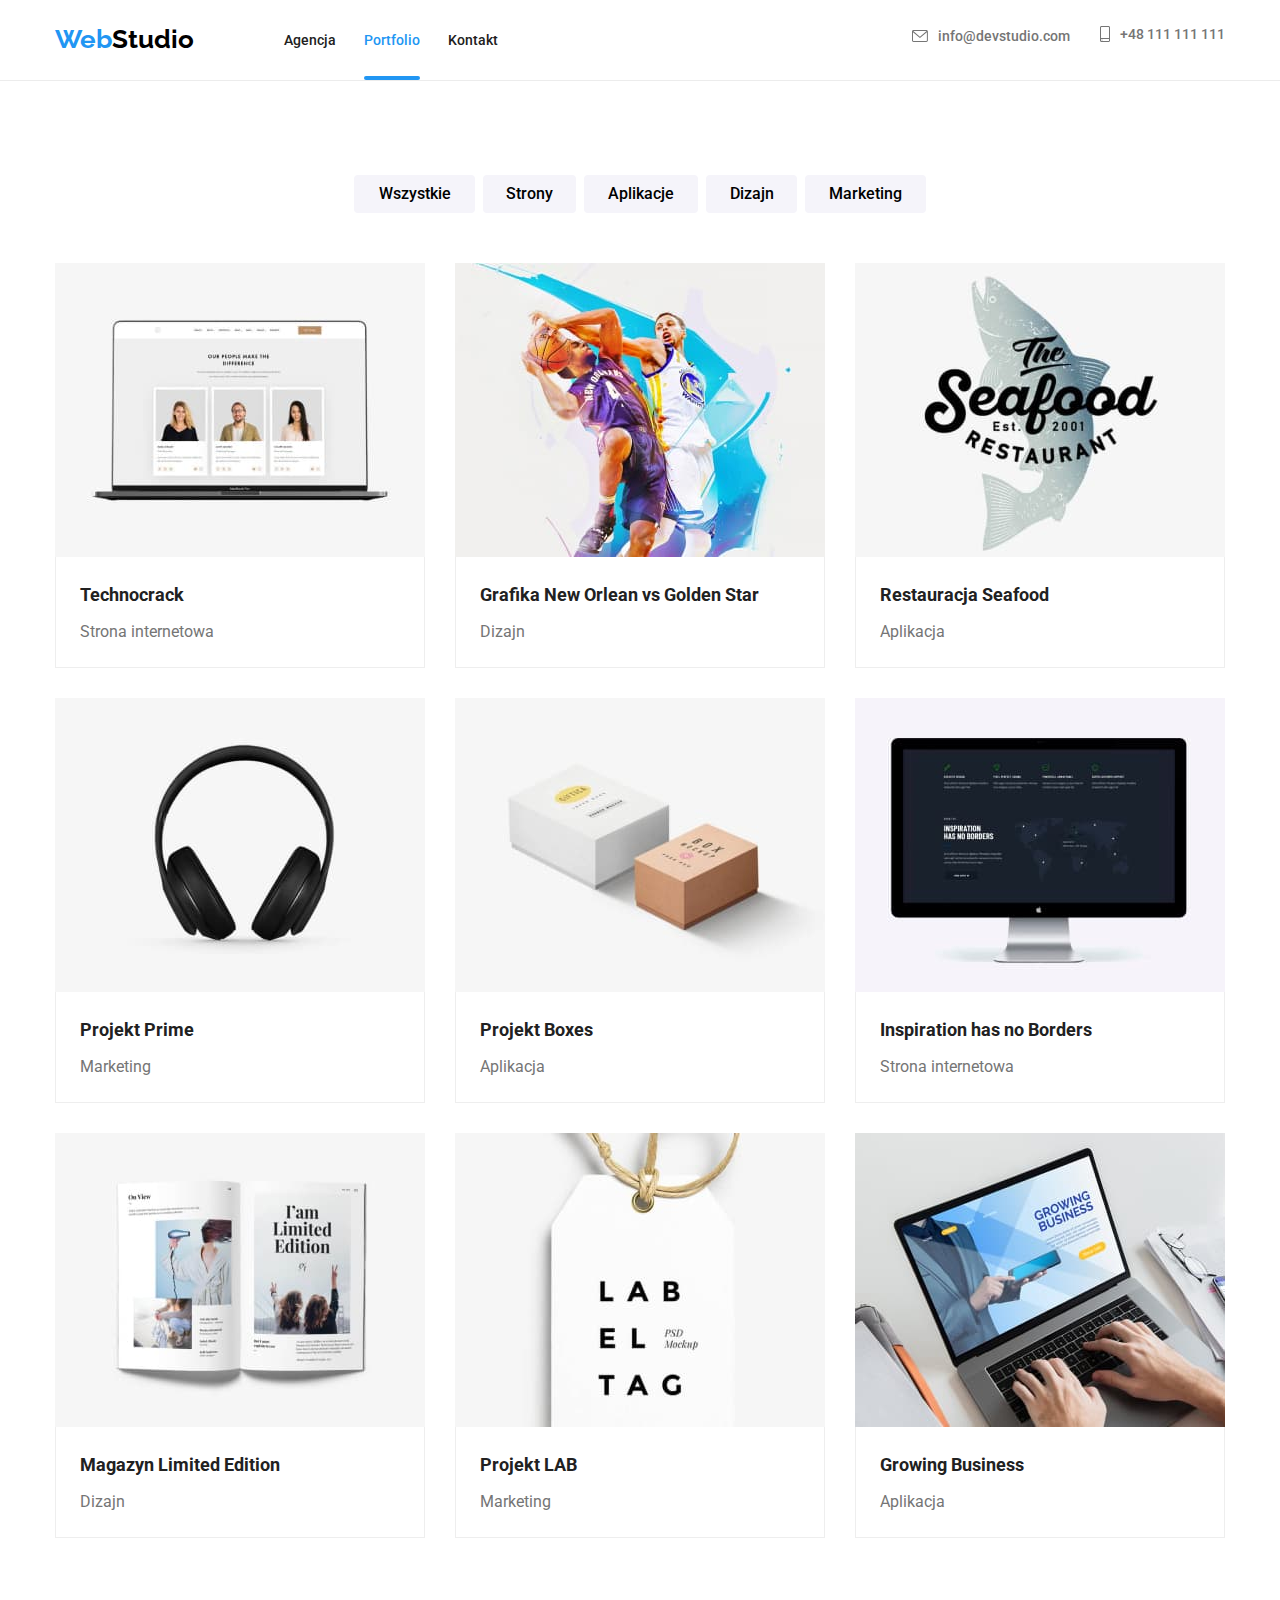
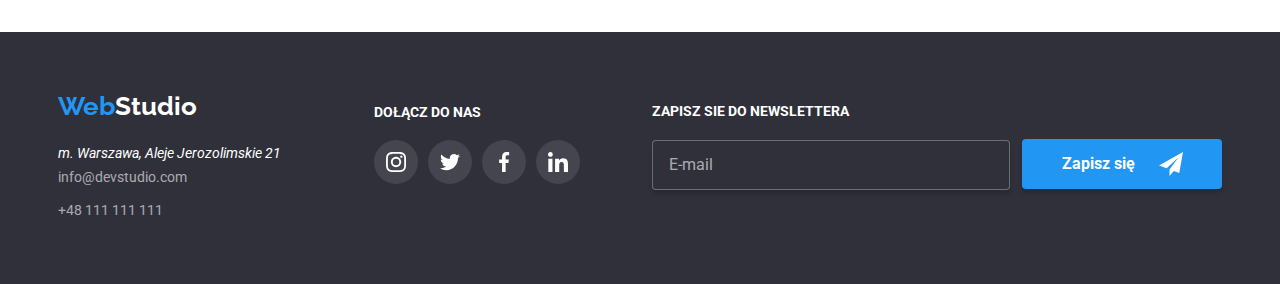
<file: portfolio.html>
<!DOCTYPE html>
<html lang="en">
  <head>
    <meta charset="UTF-8" />
    <meta http-equiv="X-UA-Compatible" content="IE=edge" />
    <meta name="viewport" content="width=device-width, initial-scale=1.0" />
    <link
      rel="stylesheet"
      href="https://cdnjs.cloudflare.com/ajax/libs/modern-normalize/1.1.0/modern-normalize.min.css"
    />
    <link rel="preconnect" href="https://fonts.googleapis.com" />
    <link rel="preconnect" href="https://fonts.gstatic.com" crossorigin />

    <link
      href="https://fonts.googleapis.com/css2?family=Raleway:wght@700&family=Roboto:wght@400;500;700;900&display=swap"
      rel="stylesheet"
    />
    <link rel="stylesheet" href="css/main.min.css" />
    <meta name="viewport" content="width=device-width, initial-scale=1.0" />
    <title>Portfolio</title>
  </head>
  <body>
    <header class="header-border">
      <div class="header container">
        <a href="index.html" class="logo">
          Web<span class="logo__studio-header">Studio</span>
        </a>
        <nav>
          <ul class="header__nav">
            <li>
              <a class="header__nav-item" href="index.html">Agencja</a>
            </li>
            <li>
              <a
                class="header__nav-item header__nav-item--active"
                href="portfolio.html"
                >Portfolio</a
              >
            </li>
            <li><a class="header__nav-item" href="kontakt.html">Kontakt</a></li>
          </ul>
        </nav>
        <div class="header__contacts">
          <a href="mailto:info@devstudio.com" class="header__contacts-link">
            <svg width="16" height="12">
              <use href="images/icons.svg#envelope"></use>
            </svg>
            info@devstudio.com</a
          >
          <a href="tel:+48111111111" class="header__contacts-link">
            <svg width="10" height="16">
              <use href="images/icons.svg#smartphone"></use>
            </svg>
            +48 111 111 111
          </a>
        </div>
        <div class="header__menu-mbl js-open-menu">
          <svg width="24" height="16">
            <use href="images/icons.svg#menu_mobile"></use>
          </svg>
        </div>
      </div>
    </header>
    <main class="container section">
      <div>
        <ul class="filter">
          <li>
            <button type="button" class="filter__btn filter__btn--all">
              Wszystkie
            </button>
          </li>
          <li>
            <button type="button" class="filter__btn filter__btn--sites">
              Strony
            </button>
          </li>
          <li>
            <button type="button" class="filter__btn filter__btn--aps">
              Aplikacje
            </button>
          </li>
          <li>
            <button type="button" class="filter__btn filter__btn--design">
              Dizajn
            </button>
          </li>
          <li>
            <button type="button" class="filter__btn filter__btn--marketing">
              Marketing
            </button>
          </li>
        </ul>
      </div>
      <section class="cards">
        <ul class="cards__wrapper">
          <li>
            <figure class="cards__items">
              <picture>
                <source
                  srcset="
                    images/mobile/Technocrack.jpg    1x,
                    images/mobile/Technocrack@2x.jpg 2x
                  "
                  media="(max-width:767px)" />
                <source
                  srcset="
                    images/tablet/Technocrack.jpg    1x,
                    images/tablet/Technocrack@2x.jpg 2x
                  "
                  media="(max-width:1199px)" />
                <source
                  srcset="
                    images/desktop/Technocrack.jpg    1x,
                    images/desktop/Technocrack@2x.jpg 2x
                  "
                  media="(min-width:1200px)" />
                <img
                  src="images/desktop/Technocrack.jpg"
                  alt="web page on laptop"
              /></picture>
              <div class="cards__overlay">
                <p class="cards__overlay-text">
                  Technocrack jest popularną platformą wykorzystywaną do
                  rozpowszechniania koronawirusa. Firmy wykorzystują tę
                  platformę do celów szpiegowskich i ataków na niezabezpieczone
                  serwery konkurencji
                </p>
              </div>

              <figcaption class="cards__figcaption-border">
                <p class="cards__project">Technocrack</p>
                <p class="cards__description">Strona internetowa</p>
              </figcaption>
            </figure>
          </li>
          <li>
            <figure class="cards__items">
              <picture>
                <source
                  srcset="
                    images/mobile/GraphicsNewOrlean.jpg    1x,
                    images/mobile/GraphicsNewOrlean@2x.jpg 2x
                  "
                  media="(max-width:767px)" />
                <source
                  srcset="
                    images/tablet/GraphicsNewOrlean.jpg    1x,
                    images/tablet/GraphicsNewOrlean@2x.jpg 2x
                  "
                  media="(max-width:1199px)" />
                <source
                  srcset="
                    images/desktop/GraphicsNewOrlean.jpg    1x,
                    images/desktop/GraphicsNewOrlean@2x.jpg 2x
                  "
                  media="(min-width:1200px)" />
                <img
                  src="images/desktop/GraphicsNewOrlean.jpg"
                  alt="two basketball players"
              /></picture>
              <div class="cards__overlay">
                <p class="cards__overlay-text">
                  Technocrack jest popularną platformą wykorzystywaną do
                  rozpowszechniania koronawirusa. Firmy wykorzystują tę
                  platformę do celów szpiegowskich i ataków na niezabezpieczone
                  serwery konkurencji
                </p>
              </div>
              <figcaption class="cards__figcaption-border">
                <p class="cards__project">Grafika New Orlean vs Golden Star</p>
                <p class="cards__description">Dizajn</p>
              </figcaption>
            </figure>
          </li>
          <li>
            <figure class="cards__items">
              <picture>
                <source
                  srcset="
                    images/mobile/SeafoodRestaurant.jpg    1x,
                    images/mobile/SeafoodRestaurant@2x.jpg 2x
                  "
                  media="(max-width:767px)" />
                <source
                  srcset="
                    images/tablet/SeafoodRestaurant.jpg    1x,
                    images/tablet/SeafoodRestaurant@2x.jpg 2x
                  "
                  media="(max-width:1199px)" />
                <source
                  srcset="
                    images/desktop/SeafoodRestaurant.jpg    1x,
                    images/desktop/SeafoodRestaurant@2x.jpg 2x
                  "
                  media="(min-width:1200px)" />
                <img
                  src="images/desktop/SeafoodRestaurant.jpg"
                  alt="restaurant logo"
              /></picture>

              <div class="cards__overlay">
                <p class="cards__overlay-text">
                  Technocrack jest popularną platformą wykorzystywaną do
                  rozpowszechniania koronawirusa. Firmy wykorzystują tę
                  platformę do celów szpiegowskich i ataków na niezabezpieczone
                  serwery konkurencji
                </p>
              </div>
              <figcaption class="cards__figcaption-border">
                <p class="cards__project">Restauracja Seafood</p>
                <p class="cards__description">Aplikacja</p>
              </figcaption>
            </figure>
          </li>
          <li>
            <figure class="cards__items">
              <picture>
                <source
                  srcset="
                    images/mobile/ProjectPrime.jpg    1x,
                    images/mobile/ProjectPrime@2x.jpg 2x
                  "
                  media="(max-width:767px)" />
                <source
                  srcset="
                    images/tablet/ProjectPrime.jpg    1x,
                    images/tablet/ProjectPrime@2x.jpg 2x
                  "
                  media="(max-width:1199px)" />
                <source
                  srcset="
                    images/desktop/ProjectPrime.jpg    1x,
                    images/desktop/ProjectPrime@2x.jpg 2x
                  "
                  media="(min-width:1200px)" />
                <img src="images/desktop/ProjectPrime.jpg" alt="headphones"
              /></picture>
              <div class="cards__overlay">
                <p class="cards__overlay-text">
                  Technocrack jest popularną platformą wykorzystywaną do
                  rozpowszechniania koronawirusa. Firmy wykorzystują tę
                  platformę do celów szpiegowskich i ataków na niezabezpieczone
                  serwery konkurencji
                </p>
              </div>
              <figcaption class="cards__figcaption-border">
                <p class="cards__project">Projekt Prime</p>
                <p class="cards__description">Marketing</p>
              </figcaption>
            </figure>
          </li>
          <li>
            <figure class="cards__items">
              <picture>
                <source
                  srcset="
                    images/mobile/ProjectBoxes.jpg    1x,
                    images/mobile/ProjectBoxes@2x.jpg 2x
                  "
                  media="(max-width:767px)" />
                <source
                  srcset="
                    images/tablet/ProjectBoxes.jpg    1x,
                    images/tablet/ProjectBoxes@2x.jpg 2x
                  "
                  media="(max-width:1199px)" />
                <source
                  srcset="
                    images/desktop/ProjectBoxes.jpg    1x,
                    images/desktop/ProjectBoxes@2x.jpg 2x
                  "
                  media="(min-width:1200px)" />
                <img src="images/desktop/ProjectBoxes.jpg" alt="two boxes"
              /></picture>
              <div class="cards__overlay">
                <p class="cards__overlay-text">
                  Technocrack jest popularną platformą wykorzystywaną do
                  rozpowszechniania koronawirusa. Firmy wykorzystują tę
                  platformę do celów szpiegowskich i ataków na niezabezpieczone
                  serwery konkurencji
                </p>
              </div>
              <figcaption class="cards__figcaption-border">
                <p class="cards__project">Projekt Boxes</p>
                <p class="cards__description">Aplikacja</p>
              </figcaption>
            </figure>
          </li>
          <li>
            <figure class="cards__items">
              <picture>
                <source
                  srcset="
                    images/mobile/noBorders.jpg    1x,
                    images/mobile/noBorders@2x.jpg 2x
                  "
                  media="(max-width:767px)" />
                <source
                  srcset="
                    images/tablet/noBorders.jpg    1x,
                    images/tablet/noBorders@2x.jpg 2x
                  "
                  media="(max-width:1199px)" />
                <source
                  srcset="
                    images/desktop/noBorders.jpg    1x,
                    images/desktop/noBorders@2x.jpg 2x
                  "
                  media="(min-width:1200px)" />
                <img
                  src="images/desktop/noBorders.jpg"
                  alt="web page on a screen"
              /></picture>

              <div class="cards__overlay">
                <p class="cards__overlay-text">
                  Technocrack jest popularną platformą wykorzystywaną do
                  rozpowszechniania koronawirusa. Firmy wykorzystują tę
                  platformę do celów szpiegowskich i ataków na niezabezpieczone
                  serwery konkurencji
                </p>
              </div>
              <figcaption class="cards__figcaption-border">
                <p class="cards__project">Inspiration has no Borders</p>
                <p class="cards__description">Strona internetowa</p>
              </figcaption>
            </figure>
          </li>
          <li>
            <figure class="cards__items">
              <picture>
                <source
                  srcset="
                    images/mobile/LimitedEditionMagazine.jpg    1x,
                    images/mobile/LimitedEditionMagazine@2x.jpg 2x
                  "
                  media="(max-width:767px)" />
                <source
                  srcset="
                    images/tablet/LimitedEditionMagazine.jpg    1x,
                    images/tablet/LimitedEditionMagazine@2x.jpg 2x
                  "
                  media="(max-width:1199px)" />
                <source
                  srcset="
                    images/desktop/LimitedEditionMagazine.jpg    1x,
                    images/desktop/LimitedEditionMagazine@2x.jpg 2x
                  "
                  media="(min-width:1200px)" />
                <img
                  src="images/desktop/LimitedEditionMagazine.jpg"
                  alt="paper magazine"
              /></picture>

              <div class="cards__overlay">
                <p class="cards__overlay-text">
                  Technocrack jest popularną platformą wykorzystywaną do
                  rozpowszechniania koronawirusa. Firmy wykorzystują tę
                  platformę do celów szpiegowskich i ataków na niezabezpieczone
                  serwery konkurencji
                </p>
              </div>
              <figcaption class="cards__figcaption-border">
                <p class="cards__project">Magazyn Limited Edition</p>
                <p class="cards__description">Dizajn</p>
              </figcaption>
            </figure>
          </li>
          <li>
            <figure class="cards__items">
              <picture>
                <source
                  srcset="
                    images/mobile/ProjectLAB.jpg    1x,
                    images/mobile/ProjectLAB@2x.jpg 2x
                  "
                  media="(max-width:767px)" />
                <source
                  srcset="
                    images/tablet/ProjectLAB.jpg    1x,
                    images/tablet/ProjectLAB@2x.jpg 2x
                  "
                  media="(max-width:1199px)" />
                <source
                  srcset="
                    images/desktop/ProjectLAB.jpg    1x,
                    images/desktop/ProjectLAB@2x.jpg 2x
                  "
                  media="(min-width:1200px)" />
                <img src="images/desktop/ProjectLAB.jpg" alt="label"
              /></picture>
              <div class="cards__overlay">
                <p class="cards__overlay-text">
                  Technocrack jest popularną platformą wykorzystywaną do
                  rozpowszechniania koronawirusa. Firmy wykorzystują tę
                  platformę do celów szpiegowskich i ataków na niezabezpieczone
                  serwery konkurencji
                </p>
              </div>
              <figcaption class="cards__figcaption-border">
                <p class="cards__project">Projekt LAB</p>
                <p class="cards__description">Marketing</p>
              </figcaption>
            </figure>
          </li>
          <li>
            <figure class="cards__items">
              <picture>
                <source
                  srcset="
                    images/mobile/GrowingBusiness.jpg    1x,
                    images/mobile/GrowingBusiness@2x.jpg 2x
                  "
                  media="(max-width:767px)" />
                <source
                  srcset="
                    images/tablet/GrowingBusiness.jpg    1x,
                    images/tablet/GrowingBusiness@2x.jpg 2x
                  "
                  media="(max-width:1199px)" />
                <source
                  srcset="
                    images/desktop/GrowingBusiness.jpg    1x,
                    images/desktop/GrowingBusiness@2x.jpg 2x
                  "
                  media="(min-width:1200px)" />
                <img
                  src="images/desktop/GrowingBusiness.jpg"
                  alt="two hands and laptop"
              /></picture>
              <div class="cards__overlay">
                <p class="cards__overlay-text">
                  Technocrack jest popularną platformą wykorzystywaną do
                  rozpowszechniania koronawirusa. Firmy wykorzystują tę
                  platformę do celów szpiegowskich i ataków na niezabezpieczone
                  serwery konkurencji
                </p>
              </div>
              <figcaption class="cards__figcaption-border">
                <p class="cards__project">Growing Business</p>
                <p class="cards__description">Aplikacja</p>
              </figcaption>
            </figure>
          </li>
        </ul>
      </section>
    </main>
    <footer class="footer">
      <div class="container">
        <div class="footer__address-section">
          <div>
            <a href="index.html" class="logo">
              Web<span class="logo__studio-footer">Studio</span>
            </a>
            <address class="footer__address">
              m. Warszawa, Aleje Jerozolimskie 21
            </address>
            <a href="mailto:info@devstudio.com" class="footer__contact"
              >info@devstudio.com</a
            >
            <p class="footer__contact">+48 111 111 111</p>
          </div>
          <div class="footer__social-container">
            <h4 class="footer__social-header">DOŁĄCZ DO NAS</h4>
            <ul class="footer__social-links">
              <li class="footer__social-links--li">
                <a href="">
                  <svg class="footer__social-links--svg" width="20" height="20">
                    <use href="images/icons.svg#instagram"></use>
                  </svg>
                </a>
              </li>
              <li class="footer__social-links--li">
                <a href="">
                  <svg class="footer__social-links--svg" width="20" height="20">
                    <use href="images/icons.svg#twitter"></use>
                  </svg>
                </a>
              </li>
              <li class="footer__social-links--li">
                <a href="">
                  <svg class="footer__social-links--svg" width="20" height="20">
                    <use href="images/icons.svg#facebook"></use>
                  </svg>
                </a>
              </li>
              <li class="footer__social-links--li">
                <a href="">
                  <svg class="footer__social-links--svg" width="20" height="20">
                    <use href="images/icons.svg#linkedin"></use>
                  </svg>
                </a>
              </li>
            </ul>
          </div>
          <div class="footer__newsletter">
            <h4 class="footer__newsletter-label">ZAPISZ SIE DO NEWSLETTERA</h4>
            <form name="newsletter">
              <label>
                <input
                  type="email"
                  name="emailnewsletter"
                  placeholder="E-mail"
                  class="footer__newsletter--input"
                />
              </label>
              <div>
                <button class="footer__newsletter-btn" type="submit">
                  <span>Zapisz się</span>
                  <svg width="24" height="24">
                    <use href="images/icons.svg#icon-send"></use>
                  </svg>
                </button>
              </div>
            </form>
          </div>
        </div>
      </div>
    </footer>
    <div class="mobile js-menu-container">
      <div class="js-close-menu mobile__close-btn">
        <svg class="" width="19" height="19">
          <use href="images/icons.svg#close_24px"></use>
        </svg>
      </div>
      <div class="mobile__container">
        <ul class="mobile__nav">
          <li>
            <a class="mobile__nav-link" href="index.html">Agencja</a>
          </li>
          <li>
            <a class="mobile__nav-link" href="portfolio.html">Portfolio</a>
          </li>
          <li><a class="mobile__nav-link" href="kontakt.html">Kontakt</a></li>
        </ul>
        <div class="mobile__contacts">
          <a href="tel:+48111111111" class="mobile__contacts-phone">
            +48 111 111 111
          </a>
          <a href="mailto:info@devstudio.com" class="mobile__contacts-mail">
            info@devstudio.com</a
          >
        </div>
        <ul class="mobile__social">
          <li><a href="" class="mobile__social-link">Instagram</a></li>
          <li><a href="" class="mobile__social-link">Twitter</a></li>
          <li><a href="" class="mobile__social-link">Facebook</a></li>
          <li><a href="" class="mobile__social-link">LinkedIn</a></li>
        </ul>
      </div>
    </div>
    <script src="./js/mobile-menu.js"></script>
  </body>
</html>
</file>
<file: css/main.min.css>
.is-hidden{opacity:0;visibility:hidden;pointer-events:none}.is-hidden .modal{transform:translate(-50%, -50%) scale(0.1)}body{font-family:"Roboto","Raleway",sans-serif;color:#212121}*{box-sizing:border-box;margin:0}ul{list-style:none}.header-secondary{font-weight:700;font-size:28px;line-height:1.17;letter-spacing:3%;text-align:center;padding-bottom:30px}@media screen and (min-width: 1200px){.header-secondary{font-size:36px;padding-bottom:50px}}.container{min-width:320px;max-width:480px;margin:0 auto;padding-left:15px;padding-right:15px}@media screen and (min-width: 768px){.container{max-width:768px}}@media screen and (min-width: 1200px){.container{max-width:1200px}}.section{padding-top:94px;padding-bottom:94px}.header{display:flex;align-items:center;justify-content:space-between;height:80px}.header-border{border-bottom:1px solid #ececec}.header__nav,.header__contacts{display:none}.header__menu-mbl{cursor:pointer;transition-property:fill;transition-duration:250ms;transition-timing-function:cubic-bezier(0.4, 0, 0.2, 1)}.header__menu-mbl:hover,.header__menu-mbl:focus{fill:#2196f3}@media screen and (min-width: 768px){.header__nav{display:flex;width:282px;margin-right:101px;justify-content:space-between}.header__nav-item{color:#212121;font-weight:500;font-size:14px;line-height:1.17;letter-spacing:2%;text-decoration:none;transition-property:color;transition-duration:250ms;transition-timing-function:cubic-bezier(0.4, 0, 0.2, 1)}.header__nav-item--active{color:#2196f3;position:relative}.header__nav-item--active::after{content:"";height:4px;position:absolute;background-color:#2196f3;bottom:-32px;left:0;right:0;border-radius:2px}.header__nav a:hover,.header__nav a:focus{color:#2196f3}.header__contacts{display:block}.header__contacts-link{color:#757575;font-weight:500;font-size:14px;line-height:1.17;letter-spacing:2%;text-decoration:none;fill:#757575;display:flex;gap:10px;align-items:center;transition-property:color,fill;transition-duration:250ms;transition-timing-function:cubic-bezier(0.4, 0, 0.2, 1)}.header__contacts-link:not(:last-child){margin-bottom:10px}.header__contacts-link:hover,.header__contacts-link:focus{color:#2196f3;fill:#2196f3}.header__menu-mbl{display:none}}@media screen and (min-width: 1200px){.header__nav{width:254px;margin-right:364px}.header__contacts{display:flex;gap:30px;align-items:baseline}}.logo{font-family:"Raleway","Oleo Script",sans-serif;font-weight:700;font-size:24px;line-height:1.17,1.38;letter-spacing:3%;text-decoration:none;color:#2196f3}.logo__studio-header{color:#000}.logo__studio-footer{color:#fff}@media screen and (min-width: 1200px){.logo{font-size:26px}}.main-header{color:#fff;font-weight:900;font-size:26px;line-height:1.62;letter-spacing:6%;padding-top:118px;padding-bottom:30px;margin:0}.main-header__container{background-color:#2f303a;background-image:url(../images/mobile/Header.jpg);box-shadow:inset 0 0 0 300px rgba(47,48,58,.4);max-width:480px;text-align:center;height:400px;margin:0 auto}@media(min-device-pixel-ratio: 2),(min-resolution: 192dpi),(min-resolution: 2dppx){.main-header__container{background-image:url(../images/mobile/Header@2x.jpg)}}.main-header__order-button{color:#fff;font-weight:700;font-size:16px;letter-spacing:6%;line-height:1.875;text-align:center;background-color:#2196f3;cursor:pointer;border-radius:4px;border:#2196f3;height:50px;width:200px}@media screen and (min-width: 768px){.main-header__container{background-image:url(../images/tablet/Header.jpg);max-width:768px}}@media screen and (min-width: 768px)and (min-device-pixel-ratio: 2),screen and (min-width: 768px)and (min-resolution: 192dpi),screen and (min-width: 768px)and (min-resolution: 2dppx){.main-header__container{background-image:url(../images/tablet/Header@2x.jpg)}}@media screen and (min-width: 1200px){.main-header{max-width:1200px;font-size:44px;line-height:1.36;padding-top:200px;margin:0 auto}.main-header__container{background-color:#2f303a;background-image:url(../images/desktop/Header.jpg);max-width:1600px;height:600px}}@media screen and (min-width: 1200px)and (min-device-pixel-ratio: 2),screen and (min-width: 1200px)and (min-resolution: 192dpi),screen and (min-width: 1200px)and (min-resolution: 2dppx){.main-header__container{background-image:url(../images/desktop/Header@2x.jpg)}}.lorem-ipsum-list{display:flex;flex-direction:column;margin-top:60px;padding-left:0;justify-content:center;gap:30px}.lorem-ipsum-list--div{display:flex;width:450px;height:120px;border-radius:4px;background-color:#f5f4fa;margin-bottom:30px;align-items:center;justify-content:center}.lorem-ipsum-list__header{font-weight:700;font-size:14px;line-height:1.17;letter-spacing:3%;margin:0;padding-bottom:10px;max-width:450px;text-align:center}.lorem-ipsum-list__paragraph{color:#757575;font-size:14px;line-height:1.71;letter-spacing:3%;max-width:450px}@media screen and (min-width: 768px){.lorem-ipsum-list{display:flex;flex-direction:row;flex-wrap:wrap}.lorem-ipsum-list--div{width:354px}.lorem-ipsum-list__header{max-width:354px;text-align:center}.lorem-ipsum-list__paragraph{max-width:354px}}@media screen and (min-width: 1200px){.lorem-ipsum-list{flex-wrap:nowrap}.lorem-ipsum-list--div{width:270px}}.what-we-do{display:none}@media screen and (min-width: 1200px){.what-we-do{display:flex;padding:0;justify-content:center;gap:30px}.what-we-do img{display:block}.what-we-do__items{position:relative}.what-we-do__items p{position:absolute;bottom:0;margin:0;width:370px;height:70px;font-size:14px;font-weight:700;line-height:1.14;letter-spacing:3%;text-align:center;color:#fff;padding-top:27px;background-color:rgba(47,48,58,.8)}}.no-display{visibility:hidden}@media screen and (min-width: 1200px){.no-display{visibility:visible}.what-we-do__section{min-width:320px;max-width:1200px;margin:0 auto;padding:94px 15px}}.team-container{background-color:#f5f4fa}.team{display:flex;flex-direction:column;gap:30px;justify-content:center;padding:0}.team__members{width:450px;background-color:#fff;border-bottom-left-radius:4px;border-bottom-right-radius:4px;box-shadow:0px 2px 1px 0px rgba(0,0,0,.2),0px 1px 1px 0px rgba(0,0,0,.1411764706);text-align:center}.team__names{font-weight:500;font-size:16px;line-height:1.17;letter-spacing:3%;padding-bottom:10px;padding-top:30px}.team__positions{color:#757575;font-size:16px;line-height:1.17;letter-spacing:3%;padding-bottom:16px}@media screen and (min-width: 768px){.team{flex-direction:row;flex-wrap:wrap}.team__members{width:354px}}@media screen and (min-width: 1200px){.team{flex-wrap:nowrap;justify-content:space-between}.team__members{width:270px}}.team__social-links{display:flex;justify-content:center;align-items:center;padding-bottom:30px}.team__social-links li{width:44px;height:44px;border-radius:50%;transition-property:background-color;transition-duration:250ms;transition-timing-function:cubic-bezier(0.4, 0, 0.2, 1)}.team__social-links li:hover,.team__social-links li:active,.team__social-links li:focus{background-color:#2196f3}.team__social-links li:not(:last-child){margin-right:10px}.team__social-links svg{display:inline-flex;width:44px;height:44px;padding:12px;fill:#afb1b8;transition-property:fill;transition-duration:250ms;transition-timing-function:cubic-bezier(0.4, 0, 0.2, 1)}.team__social-links svg:hover,.team__social-links svg:active,.team__social-links svg:focus{fill:#fff}.team__social-links ul{display:flex;padding-inline-start:0}.client__container{display:flex;flex-wrap:wrap;justify-content:center;gap:30px}.client__logo{width:210px;height:92px;border-radius:4px;border:1px solid #afb1b8;fill:#afb1b8;padding:16px 52px;justify-content:center;align-items:center;display:flex;transition-property:border-color,fill;transition-duration:250ms;transition-timing-function:cubic-bezier(0.4, 0, 0.2, 1)}.client__logo:hover,.client__logo:focus,.client__logo:active{border-color:#2196f3;fill:#2196f3}@media screen and (min-width: 768px){.client__logo{width:226px;padding:16px 60px}}@media screen and (min-width: 1200px){.client__container{flex-wrap:nowrap}.client__logo{width:170px;padding:16px 32px}}.filter{display:flex;flex-wrap:wrap;justify-content:flex-start;gap:8px;row-gap:15px;padding-left:0}.filter__btn{border:none;font-weight:500;font-size:16px;letter-spacing:3%;line-height:1.625;text-align:center;background-color:#f5f4fa;padding-top:6px;padding-bottom:6px;border-radius:4px;transition-property:background-color,color,box-shadow;transition-duration:250ms;transition-timing-function:cubic-bezier(0.4, 0, 0.2, 1)}.filter__btn--all{width:103px}.filter__btn--sites{width:128px}.filter__btn--aps{width:145px}.filter__btn--design{width:103px}.filter__btn--marketing{width:130px}.filter__btn:hover,.filter__btn:focus{color:#fff;background-color:#2196f3;box-shadow:0px 2px 2px 0px rgba(0,0,0,.12);box-shadow:0px 1px 2px 0px rgba(0,0,0,.08);box-shadow:0px 3px 1px 0px rgba(0,0,0,.1);cursor:pointer}@media screen and (min-width: 768px){.filter{display:flex;flex-wrap:nowrap;justify-content:center;gap:8px}.filter__btn--all{margin-bottom:0px}}@media screen and (min-width: 1200px){.filter__btn--all{width:121px}.filter__btn--sites{width:93px}.filter__btn--aps{width:114px}.filter__btn--design{width:91px}.filter__btn--marketing{width:121px}}.cards{padding-top:40px}.cards__wrapper{display:flex;flex-direction:column;padding:0;margin:0;row-gap:30px;justify-content:center}.cards__items{position:relative;transition-property:box-shadow;transition-duration:250ms;transition-timing-function:cubic-bezier(0.4, 0, 0.2, 1);overflow:hidden}.cards__items:hover{box-shadow:1px 4px 6px 0px rgba(0,0,0,.16);box-shadow:0px 4px 4px 0px rgba(0,0,0,.06);box-shadow:0px 1px 1px 0px rgba(0,0,0,.12);cursor:pointer}.cards__items img{display:block}.cards__overlay{position:absolute;top:0;left:0;width:100%;height:100%;transform:translateY(100%);padding-top:49px;padding-left:24px;background-color:rgba(33,150,243,.9019607843);transition:250ms cubic-bezier(0.4, 0, 0.2, 1)}.cards__overlay-text{font-size:18px;line-height:1.56;letter-spacing:3%;text-align:left;color:#fff}.cards__figcaption-border{border-bottom:#eee solid 1px;border-left:#eee solid 1px;border-right:#eee solid 1px;background-color:#fff;position:relative}.cards__project{font-weight:700;font-size:18px;line-height:2;letter-spacing:6%;padding-top:20px;padding-bottom:4px;padding-left:24px}.cards__description{color:#757575;font-size:16px;line-height:1.875;letter-spacing:6%;padding-bottom:20px;padding-left:24px}.cards__items:hover .cards__overlay{transform:translateY(0%)}@media screen and (min-width: 768px){.cards{padding-top:30px}.cards__wrapper{flex-wrap:wrap;flex-direction:row;gap:30px;flex-basis:calc((100% - 30px)/2)}}@media screen and (min-width: 768px)and (max-width: 1199px){.cards__wrapper:last-child{justify-content:left}}@media screen and (min-width: 1200px){.cards{padding-top:50px}.cards__wrapper{flex-basis:calc((100% - 60px)/3)}}.footer{height:603px;background-color:#2f303a;padding-top:60px}.footer__address-section{display:flex;flex-direction:column;align-items:center}@media screen and (max-width: 1199px){.footer__address-section div{display:flex;flex-direction:column;align-items:center;text-align:center}}.footer__address{color:#fff;font-size:14px;line-height:1.71;letter-spacing:3%;padding-top:20px;width:246px}.footer__contact{color:rgba(255,255,255,.6);font-size:14px;line-height:1.71;letter-spacing:3%;text-decoration:none;padding-top:9px;justify-content:center}.footer__social-container{width:206px;height:80px;margin:60px auto 60px auto}.footer__social-header{color:#fff;font-weight:700;font-size:14px;line-height:1.17;letter-spacing:3%;padding-bottom:20px}.footer__social-links{display:flex;align-items:center;padding-left:0;gap:10px}.footer__social-links--li{border-radius:50%;background-color:rgba(255,255,255,.1019607843);width:44px;height:44px;display:inline-flex;justify-content:center;align-items:center;transition-property:background-color;transition-duration:250ms;transition-timing-function:cubic-bezier(0.4, 0, 0.2, 1)}.footer__social-links--li:hover,.footer__social-links--li:focus{background-color:#2196f3}.footer__social-links--svg{display:flex;fill:#fff}.footer__newsletter{margin-top:12px}.footer__newsletter--input{padding-left:16px;color:rgba(255,255,255,.6);font-size:16px;line-height:1.25;letter-spacing:3%;text-align:left;max-width:450px;min-width:320px;width:95vw;height:50px;border-radius:4px;border:1px solid rgba(255,255,255,.3019607843);background:linear-gradient(0deg, rgba(33, 150, 243, 0), rgba(33, 150, 243, 0));box-shadow:0px 4px 4px 0px rgba(0,0,0,.15);outline:none}.footer__newsletter--input::placeholder{color:rgba(255,255,255,.6);font-size:16px;line-height:1.25;letter-spacing:3%;text-align:left}.footer__newsletter-label{font-size:14px;font-weight:700;line-height:1.14;letter-spacing:3%;text-align:left;color:#fff;padding-bottom:20px}.footer__newsletter-btn{width:200px;height:50px;background:#2196f3;box-shadow:0px 4px 4px 0px rgba(0,0,0,.15);border-radius:4px;border:none;margin:0;margin-top:20px;padding:0;position:relative;top:-1px;color:#fff;font-size:16px;font-weight:700;line-height:1.875;letter-spacing:6%;text-align:center;fill:#fff;display:inline-flex;gap:24px;align-items:center;justify-content:center}.footer__newsletter-btn:hover{cursor:pointer}@media screen and (min-width: 768px){.footer{height:603px}.footer__address-section{display:flex;flex-direction:row;flex-wrap:wrap;align-items:flex-start;justify-content:center}.footer__social-container{margin:0 auto 102px 144px}}@media screen and (min-width: 1200px){.footer{height:252px}.footer__address-section{display:flex;flex-direction:row;flex-wrap:nowrap;justify-items:left}.footer__contact{justify-content:left}.footer__social-container{margin:12px 72px auto 70px}.footer__newsletter form{display:flex}.footer__newsletter--input{width:358px}.footer__newsletter-btn{margin:0;margin-left:12px}}.backdrop{position:fixed;left:0;top:0;width:100%;height:100%;background-color:rgba(0,0,0,.4);transition-property:opacity visibility;transition-duration:250ms;transition-timing-function:cubic-bezier(0.4, 0, 0.2, 1)}.modal{position:absolute;top:50%;left:50%;transform:translate(-50%, -50%);width:450px;height:609px;background-color:#fff;transition-property:transform;transition-duration:500ms;transition-timing-function:cubic-bezier(0.4, 0, 0.2, 1);transform:translate(-50%, -50%) scale(1)}.modal__close-btn{position:absolute;top:8px;right:8px;width:30px;height:30px;background-color:#f5f4fa;border:1px solid rgba(0,0,0,.1019607843);border-radius:50%;cursor:pointer}.modal__close-btn--svg{position:relative;top:2.5px;right:3px}.modal__form{display:flex;flex-direction:column;align-items:center}.modal__header{font-size:20px;font-weight:700;line-height:1.15;letter-spacing:3%;text-align:center;margin:40px auto 12px auto}.modal__label{font-size:12px;line-height:1.17;letter-spacing:1%;text-align:left;color:#757575;position:relative}.modal__label--span{display:block}.modal__label--svg{content:"";position:absolute;fill:#212121;left:12px;width:18px;height:18px;top:29px}.modal__label:focus-within .modal__label--svg{fill:#2196f3}.modal__input{outline:none;height:40px;width:370px;border-radius:4px;border:1px solid rgba(21,0,138,.2);margin-top:4px;margin-bottom:10px;padding-left:42px;transition-property:border-color;transition-duration:250ms;transition-timing-function:cubic-bezier(0.4, 0, 0.2, 1)}.modal__input:focus-within{border:1px solid #2196f3}.modal__textarea{width:370px;border-radius:4px;outline:none;border:1px solid rgba(33,33,33,.2);margin-top:4px;padding:12px 16px;font-size:12px;line-height:1.17;letter-spacing:1%;color:rgba(117,117,117,.5019607843);resize:none;transition-property:border-color;transition-duration:250ms;transition-timing-function:cubic-bezier(0.4, 0, 0.2, 1)}.modal__textarea:focus-within{border:1px solid #2196f3}.terms{display:flex;gap:8px;position:relative}.terms__label{font-size:12px;line-height:1.71;letter-spacing:3%;color:#757575;position:relative}.terms__label::before{content:"";border:solid 2px #212121;border-radius:2px;position:absolute;height:16px;width:16px;left:-24px;top:4px;display:block;z-index:0}.terms__input{appearance:none;width:16px;height:16px;left:-24px;top:4px;position:absolute;z-index:2}.terms__input:hover{cursor:pointer}.terms__input:checked+.terms__label::before{background-color:#2196f3;border:none}.terms__input:checked+.terms__label svg{visibility:visible}.terms__check-icon{fill:#fff;width:16px;height:14px;position:absolute;z-index:1;top:5px;left:-24px;visibility:hidden}.terms__link{color:#2196f3}.form-btn{height:50px;width:200px;border-radius:4px;background:#2196f3;border:none;margin-top:30px;color:#fff;font-size:16px;font-weight:700;line-height:1.875;letter-spacing:.06em;transition-duration:250ms;transition-timing-function:cubic-bezier(0.4, 0, 0.2, 1)}.form-btn:hover{box-shadow:0px 4px 4px 0px rgba(0,0,0,.1490196078);cursor:pointer;background:#188ce8}@media screen and (min-width: 1200px){.modal{width:528px;height:581px}.modal__input{width:448px}.modal__textarea{width:448px}.terms{display:flex;gap:8px;position:relative}.terms__label{font-size:14px;line-height:1.71}}.mobile{position:fixed;top:0;left:0;width:100vw;height:100vh;padding:32px;background-color:#fff;z-index:999;transition-property:transform;transform:translateX(170%);transition-duration:250ms;transition-timing-function:cubic-bezier(0.4, 0, 0.2, 1)}.mobile__container{display:flex;flex-direction:column;height:100%}.mobile__close-btn{display:flex;justify-content:right}.mobile__close-btn svg{cursor:pointer;transition-property:fill;transition-duration:250ms;transition-timing-function:cubic-bezier(0.4, 0, 0.2, 1)}.mobile__close-btn svg:hover,.mobile__close-btn svg:focus{fill:#2196f3}.mobile__nav{display:flex;flex-direction:column;row-gap:32px;flex-grow:1}.mobile__nav-link{text-decoration:none;font-size:40px;font-weight:500;line-height:1.17;letter-spacing:.02em;color:#212121;transition-property:color;transition-duration:250ms;transition-timing-function:cubic-bezier(0.4, 0, 0.2, 1)}.mobile__nav-link:hover,.mobile__nav-link:active{color:#2196f3}.mobile__contacts{display:grid}.mobile__contacts-phone{font-size:34px;font-weight:500;line-height:1.17;letter-spacing:.02em;text-decoration:none;color:#2196f3;margin-bottom:32px}.mobile__contacts-mail{font-size:24px;font-weight:500;line-height:1.17;letter-spacing:.02em;text-decoration:none;color:#757575;margin-bottom:64px}.mobile__social{display:flex;justify-content:center;padding-inline-start:0}.mobile__social-link{font-size:18px;font-weight:500;line-height:1.22;letter-spacing:.02em;text-decoration:none;color:#2196f3}.mobile__social li:not(:last-child){padding-right:10px;border-right:solid 1px rgba(33,33,33,.2)}.mobile__social li:not(:first-child){padding-left:10px}@media screen and (min-width: 768px){.mobile{display:none}}.mobile.is-open{transform:translateX(0)}/*# sourceMappingURL=main.min.css.map */
</file>
